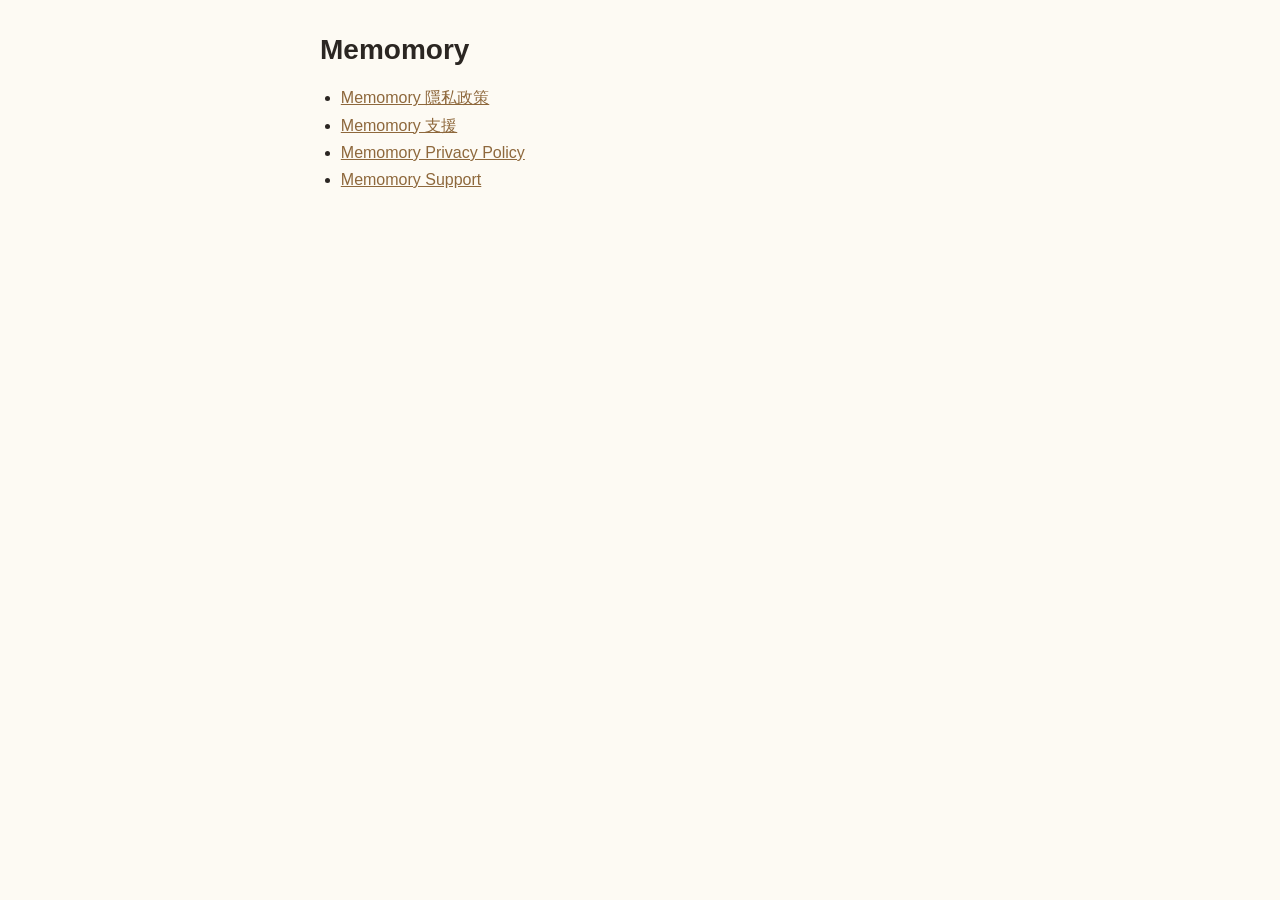
<file: index.html>
<!doctype html>
<html lang="zh-Hant">
<head><meta charset="utf-8"><meta name="viewport" content="width=device-width, initial-scale=1">
<title>Memomory</title><link rel="stylesheet" href="style.css"></head>
<body><main><h1>Memomory</h1><ul>
<li><a href="privacy/">Memomory 隱私政策</a></li>
<li><a href="support/">Memomory 支援</a></li>
<li><a href="en/privacy/">Memomory Privacy Policy</a></li>
<li><a href="en/support/">Memomory Support</a></li>
</ul></main></body></html>
</file>
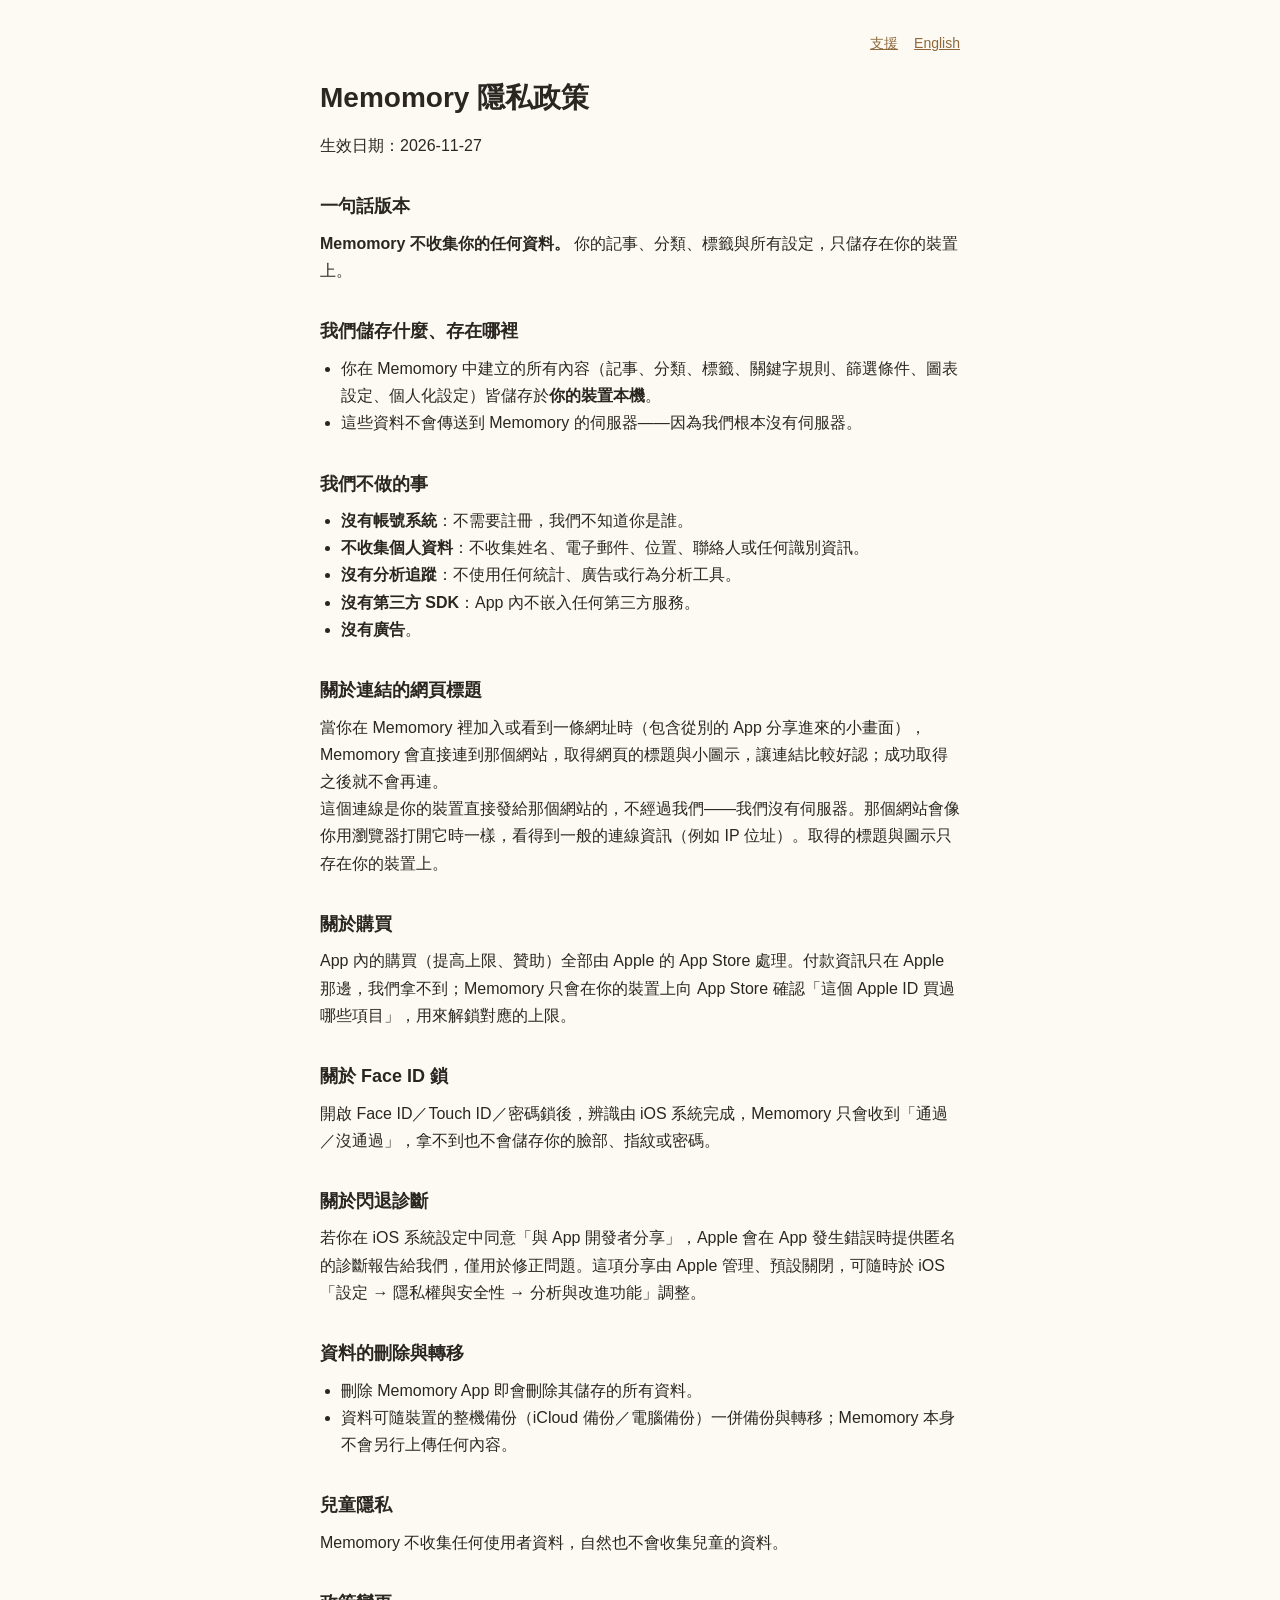
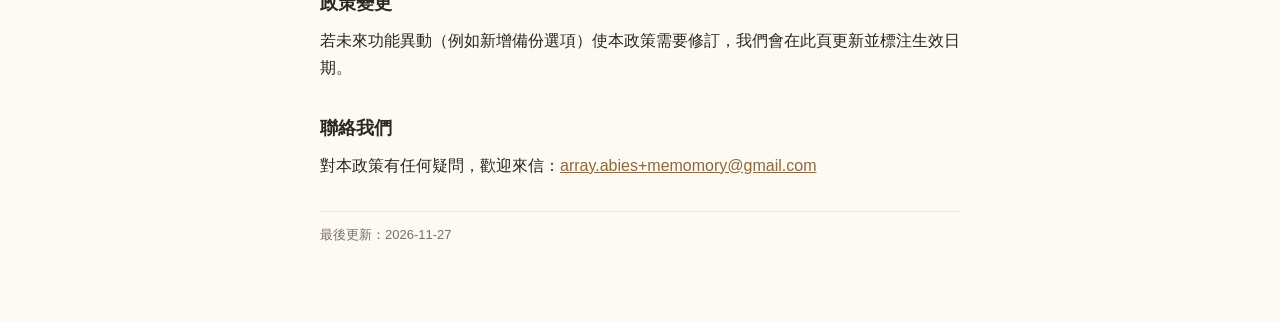
<file: privacy/index.html>
<!doctype html>
<html lang="zh-Hant">
<head>
<meta charset="utf-8">
<meta name="viewport" content="width=device-width, initial-scale=1">
<title>Memomory 隱私政策</title>
<link rel="stylesheet" href="../style.css">
</head>
<body>
<main>
<nav><a href="../support/">支援</a><a href="../en/privacy/" lang="en">English</a></nav>
<h1>Memomory 隱私政策</h1>
<p>生效日期：2026-11-27</p>
<h2>一句話版本</h2>
<p><strong>Memomory 不收集你的任何資料。</strong> 你的記事、分類、標籤與所有設定，只儲存在你的裝置上。</p>
<h2>我們儲存什麼、存在哪裡</h2>
<ul><li>你在 Memomory 中建立的所有內容（記事、分類、標籤、關鍵字規則、篩選條件、圖表設定、個人化設定）皆儲存於<strong>你的裝置本機</strong>。</li><li>這些資料不會傳送到 Memomory 的伺服器——因為我們根本沒有伺服器。</li></ul>
<h2>我們不做的事</h2>
<ul><li><strong>沒有帳號系統</strong>：不需要註冊，我們不知道你是誰。</li><li><strong>不收集個人資料</strong>：不收集姓名、電子郵件、位置、聯絡人或任何識別資訊。</li><li><strong>沒有分析追蹤</strong>：不使用任何統計、廣告或行為分析工具。</li><li><strong>沒有第三方 SDK</strong>：App 內不嵌入任何第三方服務。</li><li><strong>沒有廣告</strong>。</li></ul>
<h2>關於連結的網頁標題</h2>
<p>當你在 Memomory 裡加入或看到一條網址時（包含從別的 App 分享進來的小畫面），Memomory 會直接連到那個網站，取得網頁的標題與小圖示，讓連結比較好認；成功取得之後就不會再連。<br>這個連線是你的裝置直接發給那個網站的，不經過我們——我們沒有伺服器。那個網站會像你用瀏覽器打開它時一樣，看得到一般的連線資訊（例如 IP 位址）。取得的標題與圖示只存在你的裝置上。</p>
<h2>關於購買</h2>
<p>App 內的購買（提高上限、贊助）全部由 Apple 的 App Store 處理。付款資訊只在 Apple 那邊，我們拿不到；Memomory 只會在你的裝置上向 App Store 確認「這個 Apple ID 買過哪些項目」，用來解鎖對應的上限。</p>
<h2>關於 Face ID 鎖</h2>
<p>開啟 Face ID／Touch ID／密碼鎖後，辨識由 iOS 系統完成，Memomory 只會收到「通過／沒通過」，拿不到也不會儲存你的臉部、指紋或密碼。</p>
<h2>關於閃退診斷</h2>
<p>若你在 iOS 系統設定中同意「與 App 開發者分享」，Apple 會在 App 發生錯誤時提供匿名的診斷報告給我們，僅用於修正問題。這項分享由 Apple 管理、預設關閉，可隨時於 iOS「設定 → 隱私權與安全性 → 分析與改進功能」調整。</p>
<h2>資料的刪除與轉移</h2>
<ul><li>刪除 Memomory App 即會刪除其儲存的所有資料。</li><li>資料可隨裝置的整機備份（iCloud 備份／電腦備份）一併備份與轉移；Memomory 本身不會另行上傳任何內容。</li></ul>
<h2>兒童隱私</h2>
<p>Memomory 不收集任何使用者資料，自然也不會收集兒童的資料。</p>
<h2>政策變更</h2>
<p>若未來功能異動（例如新增備份選項）使本政策需要修訂，我們會在此頁更新並標注生效日期。</p>
<h2>聯絡我們</h2>
<p>對本政策有任何疑問，歡迎來信：<a href="mailto:array.abies+memomory@gmail.com">array.abies+memomory@gmail.com</a></p>
<hr>
<p>最後更新：2026-11-27</p>
</main>
</body>
</html>
</file>
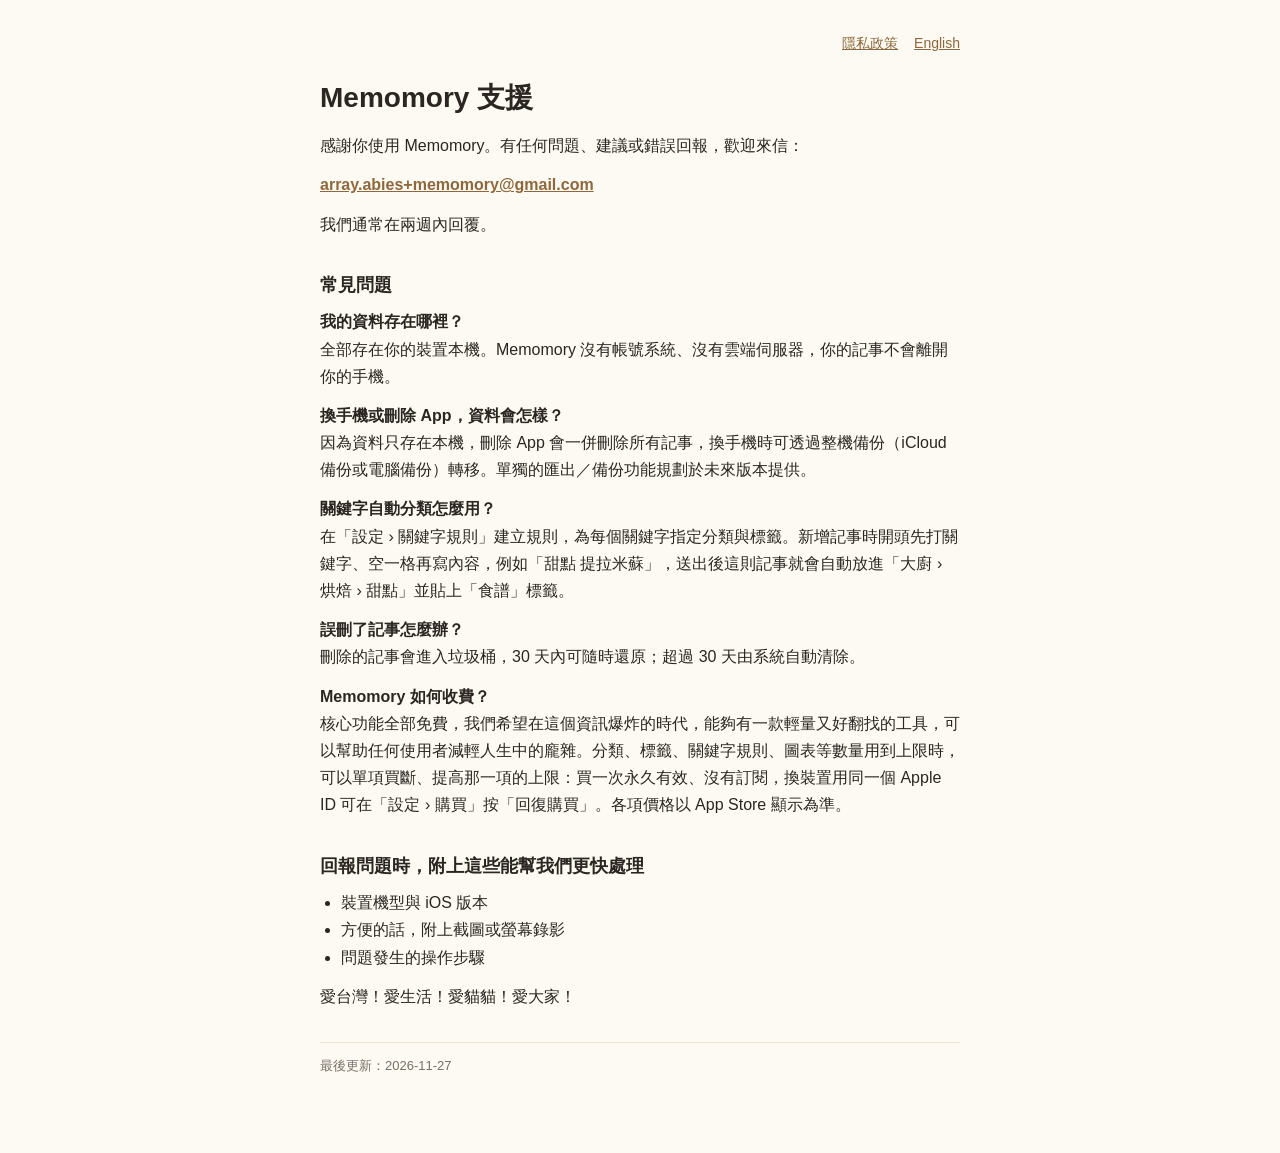
<file: support/index.html>
<!doctype html>
<html lang="zh-Hant">
<head>
<meta charset="utf-8">
<meta name="viewport" content="width=device-width, initial-scale=1">
<title>Memomory 支援</title>
<link rel="stylesheet" href="../style.css">
</head>
<body>
<main>
<nav><a href="../privacy/">隱私政策</a><a href="../en/support/" lang="en">English</a></nav>
<h1>Memomory 支援</h1>
<p>感謝你使用 Memomory。有任何問題、建議或錯誤回報，歡迎來信：</p>
<p><strong><a href="mailto:array.abies+memomory@gmail.com">array.abies+memomory@gmail.com</a></strong></p>
<p>我們通常在兩週內回覆。</p>
<h2>常見問題</h2>
<p><strong>我的資料存在哪裡？</strong><br>全部存在你的裝置本機。Memomory 沒有帳號系統、沒有雲端伺服器，你的記事不會離開你的手機。</p>
<p><strong>換手機或刪除 App，資料會怎樣？</strong><br>因為資料只存在本機，刪除 App 會一併刪除所有記事，換手機時可透過整機備份（iCloud 備份或電腦備份）轉移。單獨的匯出／備份功能規劃於未來版本提供。</p>
<p><strong>關鍵字自動分類怎麼用？</strong><br>在「設定 › 關鍵字規則」建立規則，為每個關鍵字指定分類與標籤。新增記事時開頭先打關鍵字、空一格再寫內容，例如「甜點 提拉米蘇」，送出後這則記事就會自動放進「大廚 › 烘焙 › 甜點」並貼上「食譜」標籤。</p>
<p><strong>誤刪了記事怎麼辦？</strong><br>刪除的記事會進入垃圾桶，30 天內可隨時還原；超過 30 天由系統自動清除。</p>
<p><strong>Memomory 如何收費？</strong><br>核心功能全部免費，我們希望在這個資訊爆炸的時代，能夠有一款輕量又好翻找的工具，可以幫助任何使用者減輕人生中的龐雜。分類、標籤、關鍵字規則、圖表等數量用到上限時，可以單項買斷、提高那一項的上限：買一次永久有效、沒有訂閱，換裝置用同一個 Apple ID 可在「設定 › 購買」按「回復購買」。各項價格以 App Store 顯示為準。</p>
<h2>回報問題時，附上這些能幫我們更快處理</h2>
<ul><li>裝置機型與 iOS 版本</li><li>方便的話，附上截圖或螢幕錄影</li><li>問題發生的操作步驟</li></ul>
<p>愛台灣！愛生活！愛貓貓！愛大家！</p>
<hr>
<p>最後更新：2026-11-27</p>
</main>
</body>
</html>
</file>
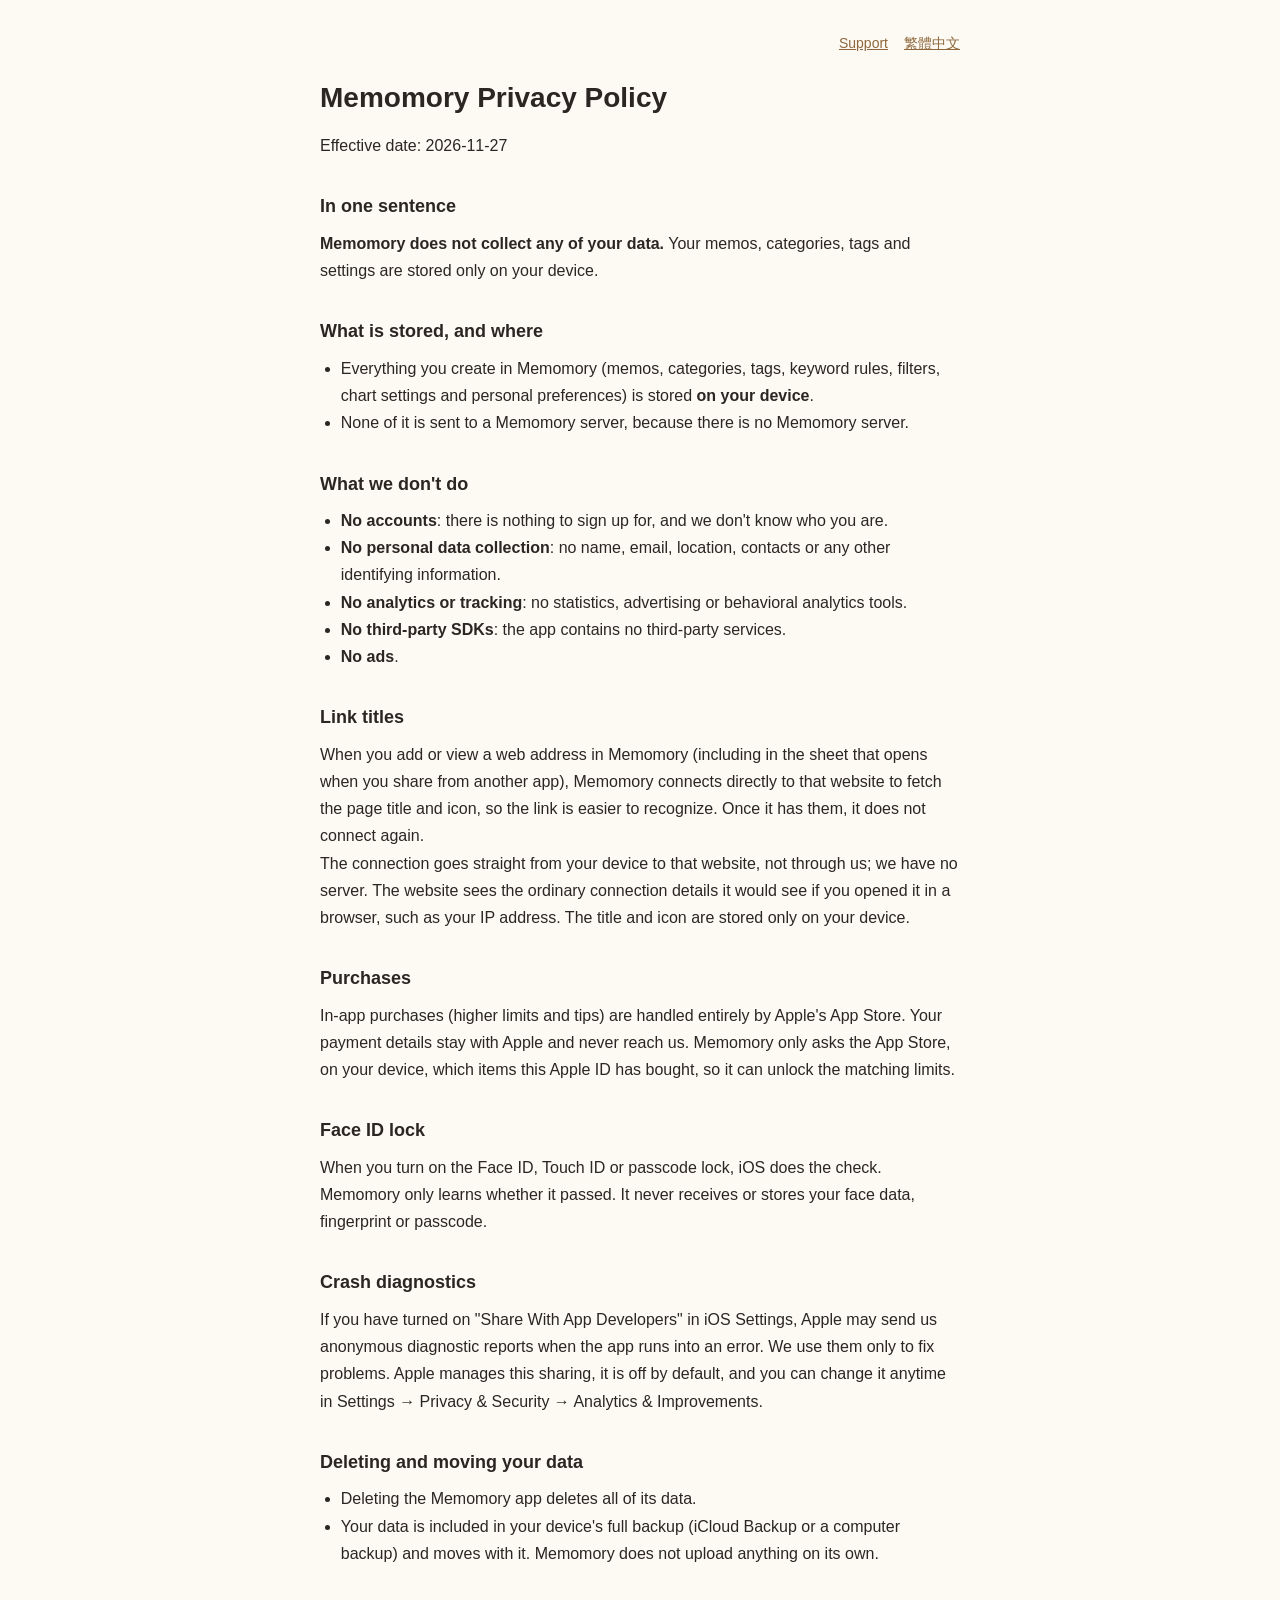
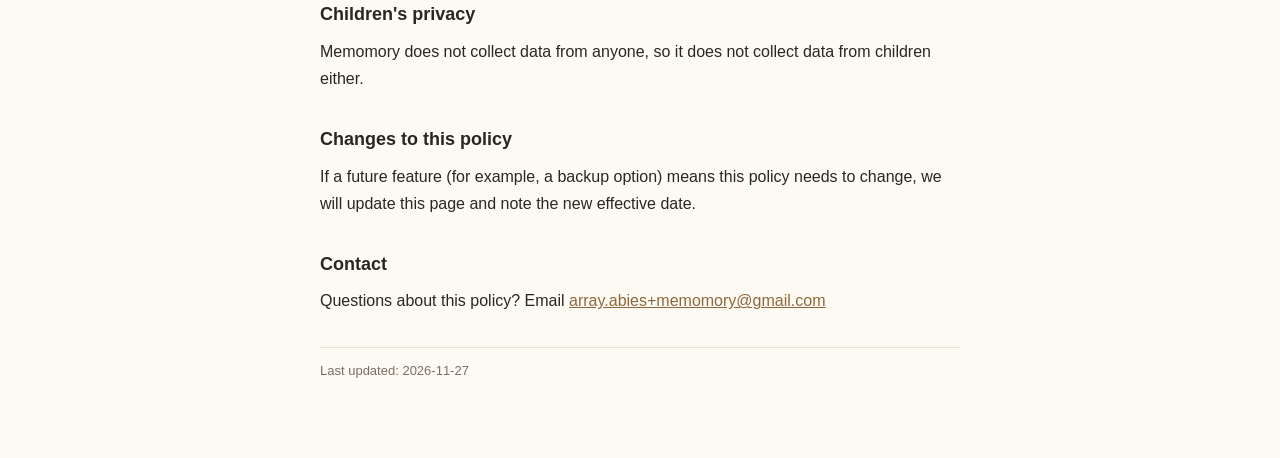
<file: en/privacy/index.html>
<!doctype html>
<html lang="en">
<head>
<meta charset="utf-8">
<meta name="viewport" content="width=device-width, initial-scale=1">
<title>Memomory Privacy Policy</title>
<link rel="stylesheet" href="../../style.css">
</head>
<body>
<main>
<nav><a href="../support/">Support</a><a href="../../privacy/" lang="zh-Hant">繁體中文</a></nav>
<h1>Memomory Privacy Policy</h1>
<p>Effective date: 2026-11-27</p>
<h2>In one sentence</h2>
<p><strong>Memomory does not collect any of your data.</strong> Your memos, categories, tags and settings are stored only on your device.</p>
<h2>What is stored, and where</h2>
<ul><li>Everything you create in Memomory (memos, categories, tags, keyword rules, filters, chart settings and personal preferences) is stored <strong>on your device</strong>.</li><li>None of it is sent to a Memomory server, because there is no Memomory server.</li></ul>
<h2>What we don't do</h2>
<ul><li><strong>No accounts</strong>: there is nothing to sign up for, and we don't know who you are.</li><li><strong>No personal data collection</strong>: no name, email, location, contacts or any other identifying information.</li><li><strong>No analytics or tracking</strong>: no statistics, advertising or behavioral analytics tools.</li><li><strong>No third-party SDKs</strong>: the app contains no third-party services.</li><li><strong>No ads</strong>.</li></ul>
<h2>Link titles</h2>
<p>When you add or view a web address in Memomory (including in the sheet that opens when you share from another app), Memomory connects directly to that website to fetch the page title and icon, so the link is easier to recognize. Once it has them, it does not connect again.<br>The connection goes straight from your device to that website, not through us; we have no server. The website sees the ordinary connection details it would see if you opened it in a browser, such as your IP address. The title and icon are stored only on your device.</p>
<h2>Purchases</h2>
<p>In-app purchases (higher limits and tips) are handled entirely by Apple's App Store. Your payment details stay with Apple and never reach us. Memomory only asks the App Store, on your device, which items this Apple ID has bought, so it can unlock the matching limits.</p>
<h2>Face ID lock</h2>
<p>When you turn on the Face ID, Touch ID or passcode lock, iOS does the check. Memomory only learns whether it passed. It never receives or stores your face data, fingerprint or passcode.</p>
<h2>Crash diagnostics</h2>
<p>If you have turned on "Share With App Developers" in iOS Settings, Apple may send us anonymous diagnostic reports when the app runs into an error. We use them only to fix problems. Apple manages this sharing, it is off by default, and you can change it anytime in Settings → Privacy &amp; Security → Analytics &amp; Improvements.</p>
<h2>Deleting and moving your data</h2>
<ul><li>Deleting the Memomory app deletes all of its data.</li><li>Your data is included in your device's full backup (iCloud Backup or a computer backup) and moves with it. Memomory does not upload anything on its own.</li></ul>
<h2>Children's privacy</h2>
<p>Memomory does not collect data from anyone, so it does not collect data from children either.</p>
<h2>Changes to this policy</h2>
<p>If a future feature (for example, a backup option) means this policy needs to change, we will update this page and note the new effective date.</p>
<h2>Contact</h2>
<p>Questions about this policy? Email <a href="mailto:array.abies+memomory@gmail.com">array.abies+memomory@gmail.com</a></p>
<hr>
<p>Last updated: 2026-11-27</p>
</main>
</body>
</html>
</file>
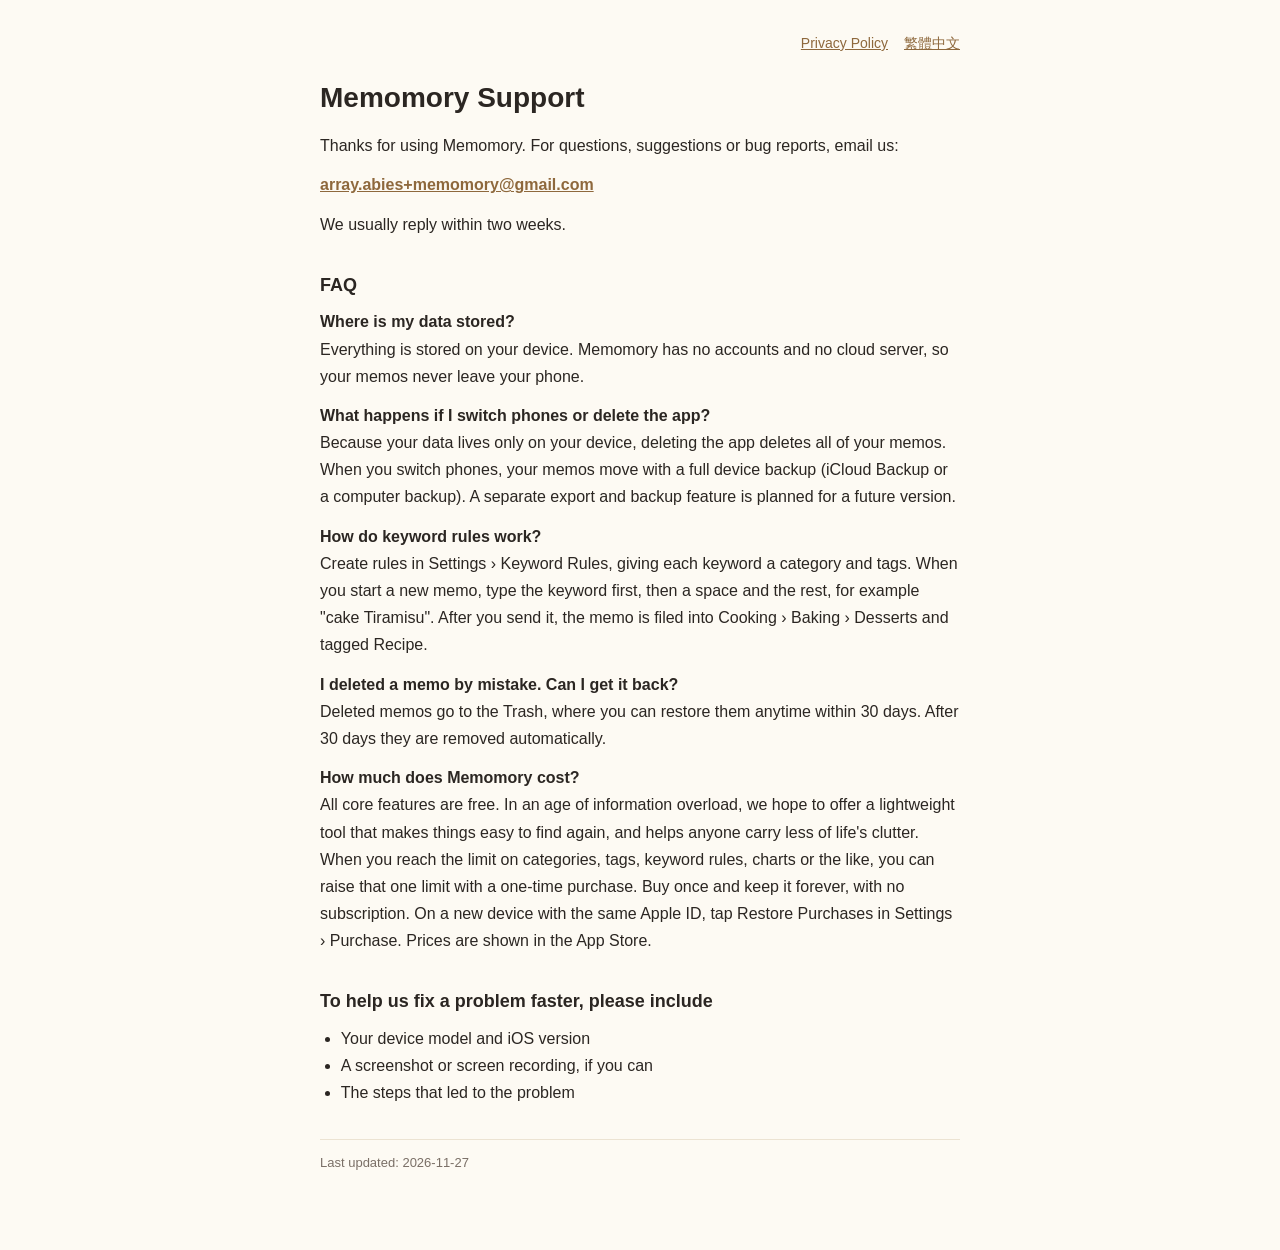
<file: en/support/index.html>
<!doctype html>
<html lang="en">
<head>
<meta charset="utf-8">
<meta name="viewport" content="width=device-width, initial-scale=1">
<title>Memomory Support</title>
<link rel="stylesheet" href="../../style.css">
</head>
<body>
<main>
<nav><a href="../privacy/">Privacy Policy</a><a href="../../support/" lang="zh-Hant">繁體中文</a></nav>
<h1>Memomory Support</h1>
<p>Thanks for using Memomory. For questions, suggestions or bug reports, email us:</p>
<p><strong><a href="mailto:array.abies+memomory@gmail.com">array.abies+memomory@gmail.com</a></strong></p>
<p>We usually reply within two weeks.</p>
<h2>FAQ</h2>
<p><strong>Where is my data stored?</strong><br>Everything is stored on your device. Memomory has no accounts and no cloud server, so your memos never leave your phone.</p>
<p><strong>What happens if I switch phones or delete the app?</strong><br>Because your data lives only on your device, deleting the app deletes all of your memos. When you switch phones, your memos move with a full device backup (iCloud Backup or a computer backup). A separate export and backup feature is planned for a future version.</p>
<p><strong>How do keyword rules work?</strong><br>Create rules in Settings › Keyword Rules, giving each keyword a category and tags. When you start a new memo, type the keyword first, then a space and the rest, for example "cake Tiramisu". After you send it, the memo is filed into Cooking › Baking › Desserts and tagged Recipe.</p>
<p><strong>I deleted a memo by mistake. Can I get it back?</strong><br>Deleted memos go to the Trash, where you can restore them anytime within 30 days. After 30 days they are removed automatically.</p>
<p><strong>How much does Memomory cost?</strong><br>All core features are free. In an age of information overload, we hope to offer a lightweight tool that makes things easy to find again, and helps anyone carry less of life's clutter. When you reach the limit on categories, tags, keyword rules, charts or the like, you can raise that one limit with a one-time purchase. Buy once and keep it forever, with no subscription. On a new device with the same Apple ID, tap Restore Purchases in Settings › Purchase. Prices are shown in the App Store.</p>
<h2>To help us fix a problem faster, please include</h2>
<ul><li>Your device model and iOS version</li><li>A screenshot or screen recording, if you can</li><li>The steps that led to the problem</li></ul>
<hr>
<p>Last updated: 2026-11-27</p>
</main>
</body>
</html>
</file>
<file: style.css>
:root { --bg: #fdfaf3; --fg: #2b2622; --muted: #7a6f66; --line: #ece3d2; --accent: #8e683c; }
@media (prefers-color-scheme: dark) { :root { --bg: #1c1917; --fg: #f1ece6; --muted: #a89d92; --line: #3a342f; --accent: #e4c189; } }
* { box-sizing: border-box; }
body { margin: 0; background: var(--bg); color: var(--fg); line-height: 1.7;
  font-family: -apple-system, BlinkMacSystemFont, "PingFang TC", "Noto Sans TC", "Helvetica Neue", sans-serif; }
main { max-width: 680px; margin: 0 auto; padding: 32px 20px 64px; }
nav { display: flex; gap: 16px; justify-content: flex-end; font-size: 14px; margin-bottom: 24px; }
a { color: var(--accent); }
h1 { font-size: 28px; line-height: 1.3; margin: 0 0 16px; }
h2 { font-size: 18px; margin: 32px 0 8px; }
p, ul { margin: 0 0 12px; }
ul { padding-left: 1.3em; }
hr { border: none; border-top: 1px solid var(--line); margin: 32px 0 12px; }
hr + p { color: var(--muted); font-size: 13px; }
</file>
